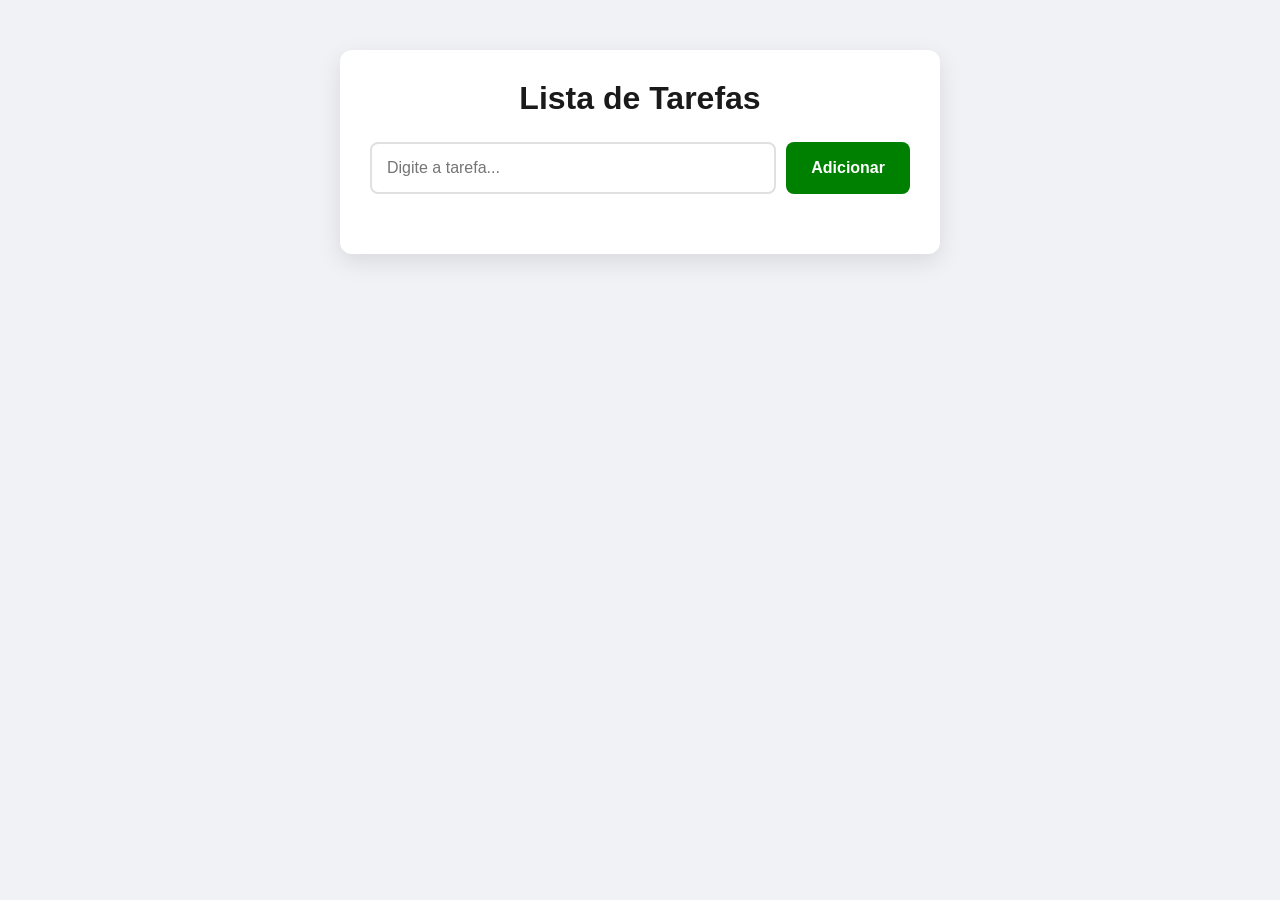
<file: atividades/atividade_01/index.html>
<!DOCTYPE html>
<html lang="pt-BR">
<head>
    <meta charset="UTF-8">
    <meta name="viewport" content="width=device-width, initial-scale=1.0">
    <title>Lista de Tarefas</title>
    <link rel="stylesheet" href="style.css">
</head>
<body>
    <div class="container">
        <h1>Lista de Tarefas</h1>
        
        <div class="input-container">
            <input type="text" id="taskInput" placeholder="Digite a tarefa...">
            <button id="addButton">Adicionar</button>
        </div>

        <ul id="taskList">
            <!-- As tarefas aparecerão aqui -->
        </ul>
    </div>

    <!-- Toast (pop-up) -->
    <div id="toast" class="toast"></div>

    <script src="main.js"></script>
</body>
</html>
</file>
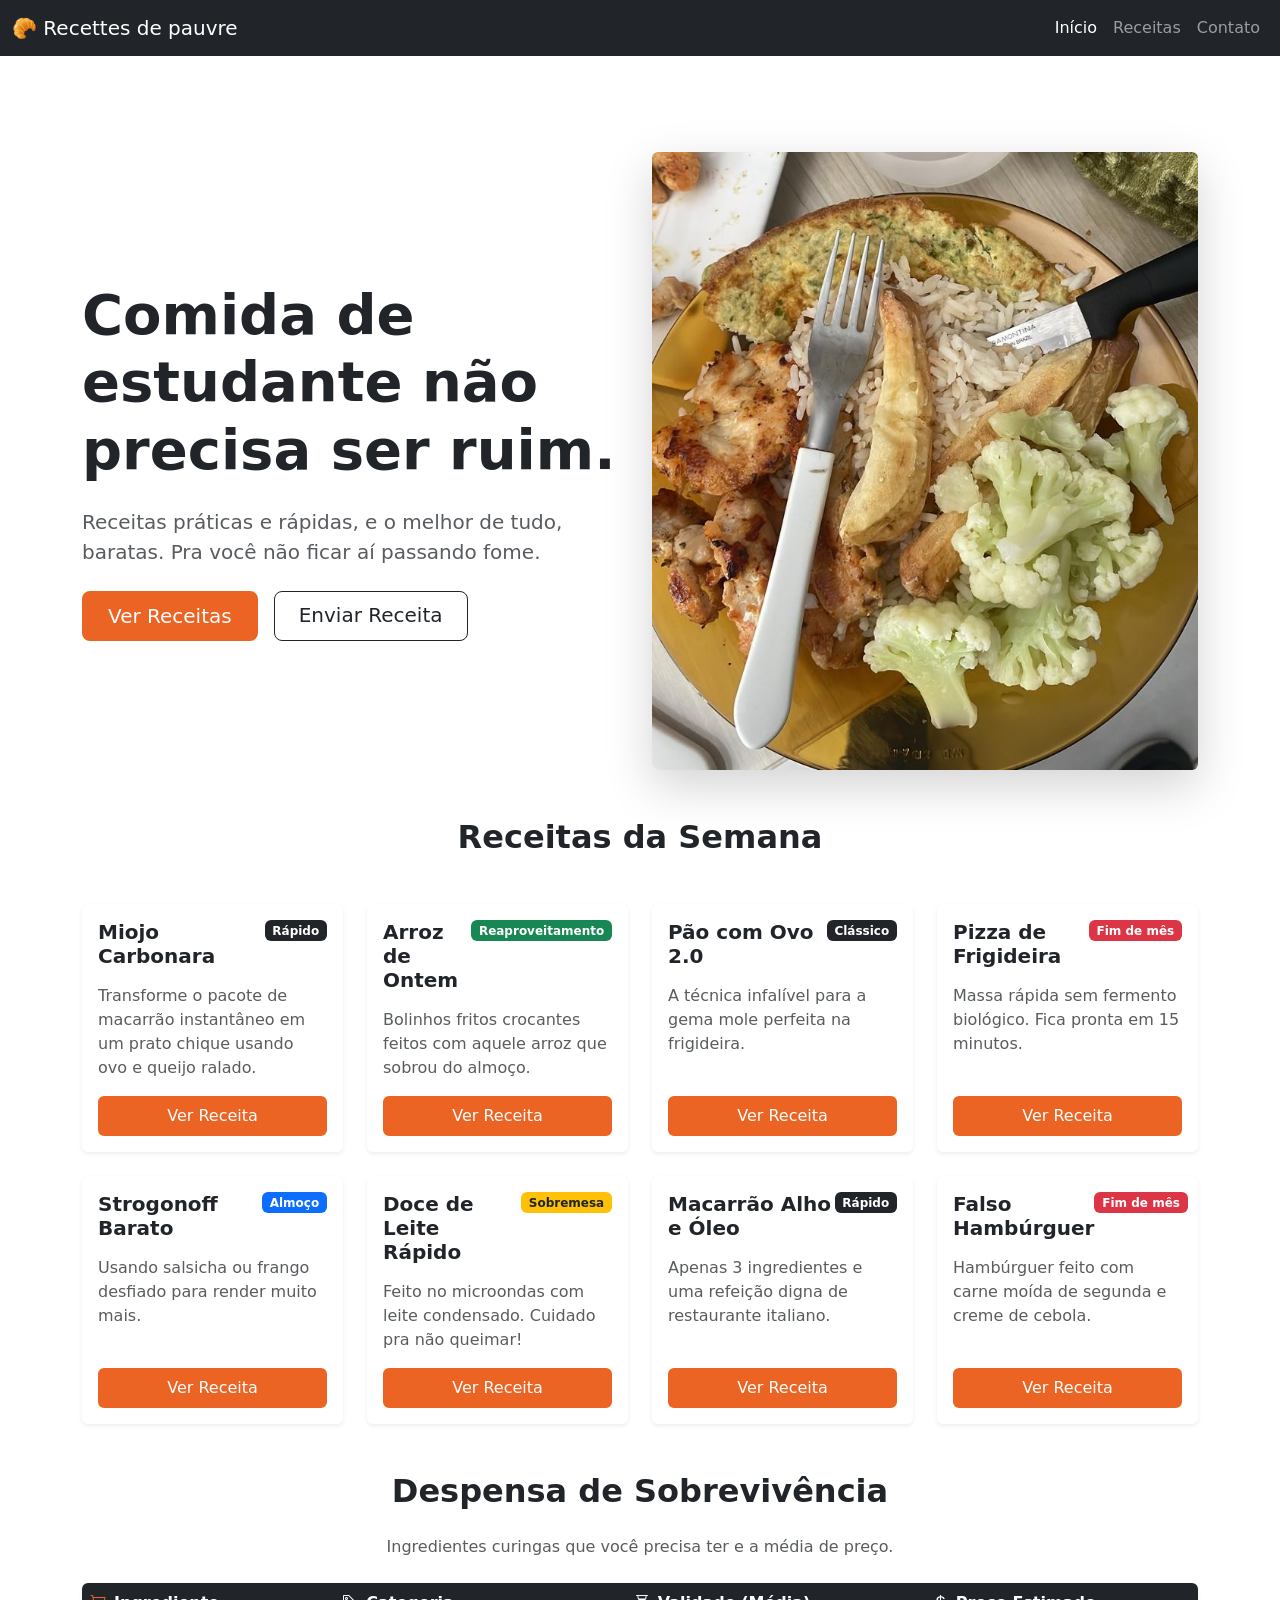
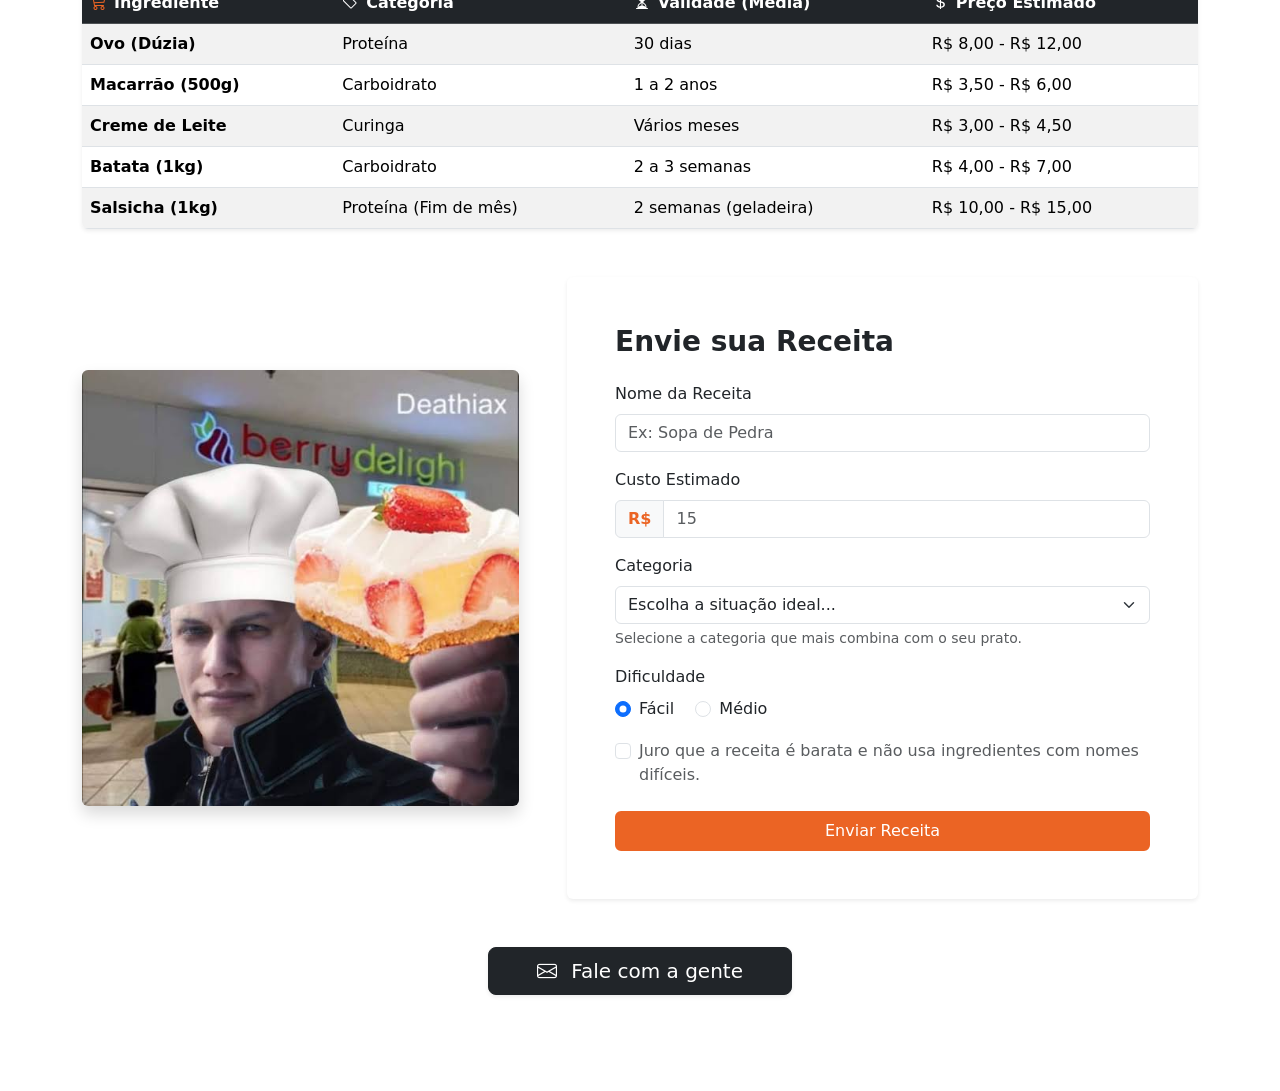
<file: Projects/Project_01-Bootstrap/B/index.html>
<!DOCTYPE html>
<html lang="pt-BR">

<head>
    <meta charset="UTF-8">
    <meta name="viewport" content="width=device-width, initial-scale=1.0">
    <title>Recettes de pauvre</title>

    <!-- Bootstrap -->
    <link href="https://cdn.jsdelivr.net/npm/bootstrap@5.3.8/dist/css/bootstrap.min.css" rel="stylesheet"
        integrity="sha384-sRIl4kxILFvY47J16cr9ZwB07vP4J8+LH7qKQnuqkuIAvNWLzeN8tE5YBujZqJLB" crossorigin="anonymous">
        <!-- Icons -->
    <link rel="stylesheet" href="https://cdn.jsdelivr.net/npm/bootstrap-icons@1.11.3/font/bootstrap-icons.min.css">

    <link rel="stylesheet" href="./style.css">
</head>

<body>
    <!-- Navbar -->
    <header>
        <nav class="navbar navbar-expand-md bg-dark navbar-dark">
            <div class="container-fluid">
                <!-- Logo -->
                <a class="navbar-brand" href="#">🥐 Recettes de pauvre</a>
                <input type="checkbox" id="menuToggle" class="d-none">
                <!-- hamburger* -->
                <label for="menuToggle" class="navbar-toggler d-md-none" style="cursor: pointer;">
                    <span class="navbar-toggler-icon"></span>
                </label>

                <div class="collapse navbar-collapse justify-content-md-end menu-mobile-custom" id="menuNavegacao">
                    <ul class="navbar-nav">
                        <li class="nav-item">
                            <a class="nav-link active" href="#">Início</a>
                        </li>
                        <li class="nav-item">
                            <a class="nav-link" href="#">Receitas</a>
                        </li>
                        <li class="nav-item">
                            <a class="nav-link" href="#">Contato</a>
                        </li>
                    </ul>
                </div>
            </div>
        </nav>
    </header>

    <main>
        <!-- Hero Section -->
        <section class="container mt-5 pt-5 mb-5">
            <div class="row align-items-center">
                <!-- Text -->
                <div class="col-12 col-md-6 order-2 order-md-1 text-center text-md-start mt-4 mt-md-0">
                    <h1 class="display-4 fw-bold">Comida de estudante não precisa ser ruim.</h1>
                    <p class="lead text-muted my-4">Receitas práticas e rápidas, e o melhor de tudo, baratas. Pra você não ficar aí passando fome.</p>

                    <div class="d-flex justify-content-center justify-content-md-start gap-3">
                        <a href="#" class="btn btn-orange btn-lg px-4">Ver Receitas</a>
                        <a href="#" class="btn btn-outline-dark btn-lg px-4">Enviar Receita</a>
                    </div>
                </div>

                <!-- Image -->
                <div class="col-12 col-md-6 order-1 order-md-2 text-center">
                    <img src="./assets/images/hero-image-02.jpeg"
                        alt="Prato de comida apetitoso e barato" class="img-fluid rounded shadow-lg">
                </div>
            </div>
        </section>

        <!-- Seção de Receitas (Cards) -->
        <section class="container mb-5">
            <h2 class="text-center mb-5 fw-bold">Receitas da Semana</h2>
            
            <div class="row row-cols-1 row-cols-md-2 row-cols-lg-4 g-4">
                
                <!-- Card 1 -->
                <div class="col">
                    <div class="card h-100 shadow-sm border-0">
                        <div class="card-body d-flex flex-column">
                            <div class="d-flex justify-content-between align-items-start mb-2">
                                <h5 class="card-title fw-bold">Miojo Carbonara</h5>
                                <span class="badge bg-dark">Rápido</span>
                            </div>
                            <p class="card-text text-muted">Transforme o pacote de macarrão instantâneo em um prato chique usando ovo e queijo ralado.</p>
                            <a href="#" class="btn btn-orange mt-auto">Ver Receita</a>
                        </div>
                    </div>
                </div>

                <!-- Card 2 -->
                <div class="col">
                    <div class="card h-100 shadow-sm border-0">
                        <div class="card-body d-flex flex-column">
                            <div class="d-flex justify-content-between align-items-start mb-2">
                                <h5 class="card-title fw-bold">Arroz de Ontem</h5>
                                <span class="badge bg-success">Reaproveitamento</span>
                            </div>
                            <p class="card-text text-muted">Bolinhos fritos crocantes feitos com aquele arroz que sobrou do almoço.</p>
                            <a href="#" class="btn btn-orange mt-auto">Ver Receita</a>
                        </div>
                    </div>
                </div>

                <!-- Card 3 -->
                <div class="col">
                    <div class="card h-100 shadow-sm border-0">
                        <div class="card-body d-flex flex-column">
                            <div class="d-flex justify-content-between align-items-start mb-2">
                                <h5 class="card-title fw-bold">Pão com Ovo 2.0</h5>
                                <span class="badge bg-dark">Clássico</span>
                            </div>
                            <p class="card-text text-muted">A técnica infalível para a gema mole perfeita na frigideira.</p>
                            <a href="#" class="btn btn-orange mt-auto">Ver Receita</a>
                        </div>
                    </div>
                </div>

                <!-- Card 4 -->
                <div class="col">
                    <div class="card h-100 shadow-sm border-0">
                        <div class="card-body d-flex flex-column">
                            <div class="d-flex justify-content-between align-items-start mb-2">
                                <h5 class="card-title fw-bold">Pizza de Frigideira</h5>
                                <span class="badge bg-danger">Fim de mês</span>
                            </div>
                            <p class="card-text text-muted">Massa rápida sem fermento biológico. Fica pronta em 15 minutos.</p>
                            <a href="#" class="btn btn-orange mt-auto">Ver Receita</a>
                        </div>
                    </div>
                </div>

                <!-- Card 5 -->
                <div class="col">
                    <div class="card h-100 shadow-sm border-0">
                        <div class="card-body d-flex flex-column">
                            <div class="d-flex justify-content-between align-items-start mb-2">
                                <h5 class="card-title fw-bold">Strogonoff Barato</h5>
                                <span class="badge bg-primary">Almoço</span>
                            </div>
                            <p class="card-text text-muted">Usando salsicha ou frango desfiado para render muito mais.</p>
                            <a href="#" class="btn btn-orange mt-auto">Ver Receita</a>
                        </div>
                    </div>
                </div>

                <!-- Card 6 -->
                <div class="col">
                    <div class="card h-100 shadow-sm border-0">
                        <div class="card-body d-flex flex-column">
                            <div class="d-flex justify-content-between align-items-start mb-2">
                                <h5 class="card-title fw-bold">Doce de Leite Rápido</h5>
                                <span class="badge bg-warning text-dark">Sobremesa</span>
                            </div>
                            <p class="card-text text-muted">Feito no microondas com leite condensado. Cuidado pra não queimar!</p>
                            <a href="#" class="btn btn-orange mt-auto">Ver Receita</a>
                        </div>
                    </div>
                </div>

                <!-- Card 7 -->
                <div class="col">
                    <div class="card h-100 shadow-sm border-0">
                        <div class="card-body d-flex flex-column">
                            <div class="d-flex justify-content-between align-items-start mb-2">
                                <h5 class="card-title fw-bold">Macarrão Alho e Óleo</h5>
                                <span class="badge bg-dark">Rápido</span>
                            </div>
                            <p class="card-text text-muted">Apenas 3 ingredientes e uma refeição digna de restaurante italiano.</p>
                            <a href="#" class="btn btn-orange mt-auto">Ver Receita</a>
                        </div>
                    </div>
                </div>

                <!-- Card 8 -->
                <div class="col">
                    <div class="card h-100 shadow-sm border-0">
                        <div class="card-body d-flex flex-column">
                            <div class="d-flex justify-content-between align-items-start mb-2">
                                <h5 class="card-title fw-bold">Falso Hambúrguer</h5>
                                <span class="badge bg-danger">Fim de mês</span>
                            </div>
                            <p class="card-text text-muted">Hambúrguer feito com carne moída de segunda e creme de cebola.</p>
                            <a href="#" class="btn btn-orange mt-auto">Ver Receita</a>
                        </div>
                    </div>
                </div>

            </div>
        </section>

        <!-- Tabela -->
        <section class="container mb-5">
            <div class="row">
                <div class="col-12">
                    <h2 class="text-center mb-4 fw-bold">Despensa de Sobrevivência</h2>
                    <p class="text-center text-muted mb-4">Ingredientes curingas que você precisa ter e a média de preço.</p>
                    
                    <div class="table-responsive shadow-sm rounded">
                        <table class="table table-striped table-hover align-middle mb-0">
                            
                            <thead class="table-dark">
                                <tr>
                                    <th scope="col"><i class="bi bi-cart3 text-orange me-2"></i>Ingrediente</th>
                                    <th scope="col"><i class="bi bi-tag me-2"></i>Categoria</th>
                                    <th scope="col"><i class="bi bi-hourglass-split me-2"></i>Validade (Média)</th>
                                    <th scope="col"><i class="bi bi-currency-dollar me-2"></i>Preço Estimado</th>
                                </tr>
                            </thead>
                            
                            <tbody>
                                <tr>
                                    <td class="fw-bold">Ovo (Dúzia)</td>
                                    <td>Proteína</td>
                                    <td>30 dias</td>
                                    <td>R$ 8,00 - R$ 12,00</td>
                                </tr>
                                <tr>
                                    <td class="fw-bold">Macarrão (500g)</td>
                                    <td>Carboidrato</td>
                                    <td>1 a 2 anos</td>
                                    <td>R$ 3,50 - R$ 6,00</td>
                                </tr>
                                <tr>
                                    <td class="fw-bold">Creme de Leite</td>
                                    <td>Curinga</td>
                                    <td>Vários meses</td>
                                    <td>R$ 3,00 - R$ 4,50</td>
                                </tr>
                                <tr>
                                    <td class="fw-bold">Batata (1kg)</td>
                                    <td>Carboidrato</td>
                                    <td>2 a 3 semanas</td>
                                    <td>R$ 4,00 - R$ 7,00</td>
                                </tr>
                                <tr>
                                    <td class="fw-bold">Salsicha (1kg)</td>
                                    <td>Proteína (Fim de mês)</td>
                                    <td>2 semanas (geladeira)</td>
                                    <td>R$ 10,00 - R$ 15,00</td>
                                </tr>
                            </tbody>
                        </table>
                    </div>
                </div>
            </div>
        </section>

        <!-- Formulário de Cadastro de Receita -->
        <section class="container mb-5">
            <div class="row g-5 align-items-center">

                <div class="col-12 col-lg-5">
                    <img src="./assets/images/berry_delight.jpg" 
                        alt="foolishness, Dante!" 
                        class="img-fluid rounded shadow h-100 w-100" 
                        style="object-fit: cover; min-height: 400px;">
                </div>

                <div class="col-12 col-lg-7">
                    <div class="card shadow-sm border-0 h-100">
                        <div class="card-body p-4 p-md-5">
                            <h3 class="fw-bold mb-4">Envie sua Receita</h3>
                            
                            <form>
                                <div class="mb-3">
                                    <label for="nomeReceita" class="form-label">Nome da Receita</label>
                                    <input type="text" class="form-control" id="nomeReceita" placeholder="Ex: Sopa de Pedra" required>
                                </div>

                                <!-- input group -->
                                <div class="mb-3">
                                    <label for="custo" class="form-label">Custo Estimado</label>
                                    <div class="input-group">
                                        <span class="input-group-text text-orange border-orange fw-bold">R$</span>
                                        <input type="number" class="form-control" id="custo" placeholder="15" required>
                                    </div>
                                </div>

                                <!-- Dropdown -->
                                <div class="mb-3">
                                    <label for="categoria" class="form-label">Categoria</label>
                                    <select class="form-select" id="categoria" required>
                                        <option selected disabled value="">Escolha a situação ideal...</option>
                                        <option value="1">Sobrevivência (Fim de mês)</option>
                                        <option value="2">Ostentação de pobre (Início do mês)</option>
                                        <option value="3">Doce de microondas</option>
                                    </select>
                                    <div class="form-text">Selecione a categoria que mais combina com o seu prato.</div>
                                </div>

                                <!-- Radios -->
                                <div class="mb-3">
                                    <label class="form-label d-block">Dificuldade</label>
                                    <div class="form-check form-check-inline">
                                        <input class="form-check-input" type="radio" name="dificuldade" id="difFacil" value="facil" checked>
                                        <label class="form-check-label" for="difFacil">Fácil</label>
                                    </div>
                                    <div class="form-check form-check-inline">
                                        <input class="form-check-input" type="radio" name="dificuldade" id="difMedio" value="medio">
                                        <label class="form-check-label" for="difMedio">Médio</label>
                                    </div>
                                </div>

                                <!-- Checkbox -->
                                <div class="mb-4">
                                    <div class="form-check">
                                        <input class="form-check-input" type="checkbox" id="promessa" required>
                                        <label class="form-check-label text-muted" for="promessa">
                                            Juro que a receita é barata e não usa ingredientes com nomes difíceis.
                                        </label>
                                    </div>
                                </div>

                                <button type="submit" class="btn btn-orange w-100">Enviar Receita</button>
                            </form>

                        </div>
                    </div>
                </div>

            </div>
        </section>

        <!-- Modal Contato -->
        <input type="checkbox" id="modalToggle" class="d-none">
        <!-- open modal (btn) -->
        <div class="container text-center my-5 pb-5">
            <label for="modalToggle" class="btn btn-dark btn-lg px-5 shadow-sm">
                <i class="bi bi-envelope me-2"></i> Fale com a gente
            </label>
        </div>
        <div class="modal-custom position-fixed top-0 start-0 w-100 h-100 justify-content-center align-items-center">
            
            <!-- dark bg * -->
            <label for="modalToggle" class="position-absolute top-0 start-0 w-100 h-100 modal-backdrop-custom"></label>

            <div class="card border-0 shadow-lg z-3" style="max-width: 500px; width: 90%;">
                <div class="card-header bg-white border-0 pt-4 px-4 d-flex justify-content-between align-items-center">
                    <h5 class="fw-bold mb-0">Fale com a gente</h5>
                    <label for="modalToggle" class="btn-close" style="cursor: pointer;"></label>
                </div>

                <div class="card-body px-4 pb-4">
                    <p class="text-muted mb-4">Mande sua sugestão, dúvida ou receita de família!</p>
                    
                    <form>
                        <div class="mb-3">
                            <label for="nomeModal" class="form-label">Nome</label>
                            <input type="text" class="form-control" id="nomeModal" placeholder="Como quer ser chamado?">
                        </div>
                        
                        <div class="mb-3">
                            <label for="emailModal" class="form-label">E-mail</label>
                            <input type="email" class="form-control" id="emailModal" placeholder="seu@email.com">
                        </div>
                        
                        <div class="mb-3">
                            <label for="mensagemModal" class="form-label">Mensagem</label>
                            <textarea class="form-control" id="mensagemModal" rows="3" placeholder="Escreva aqui..."></textarea>
                        </div>

                        <div class="mb-4 form-check">
                            <input type="checkbox" class="form-check-input" id="newsletterModal">
                            <label class="form-check-label text-muted" for="newsletterModal">
                                Quero receber receitas baratinhas por e-mail toda semana.
                            </label>
                        </div>

                        <div class="d-flex gap-2">
                            <label for="modalToggle" class="btn btn-outline-dark w-50">Cancelar</label>
                            <button type="submit" class="btn btn-orange w-50">Enviar Mensagem</button>
                        </div>
                    </form>
                </div>
            </div>
        </div>
    </main>
</body>

</html>
</file>
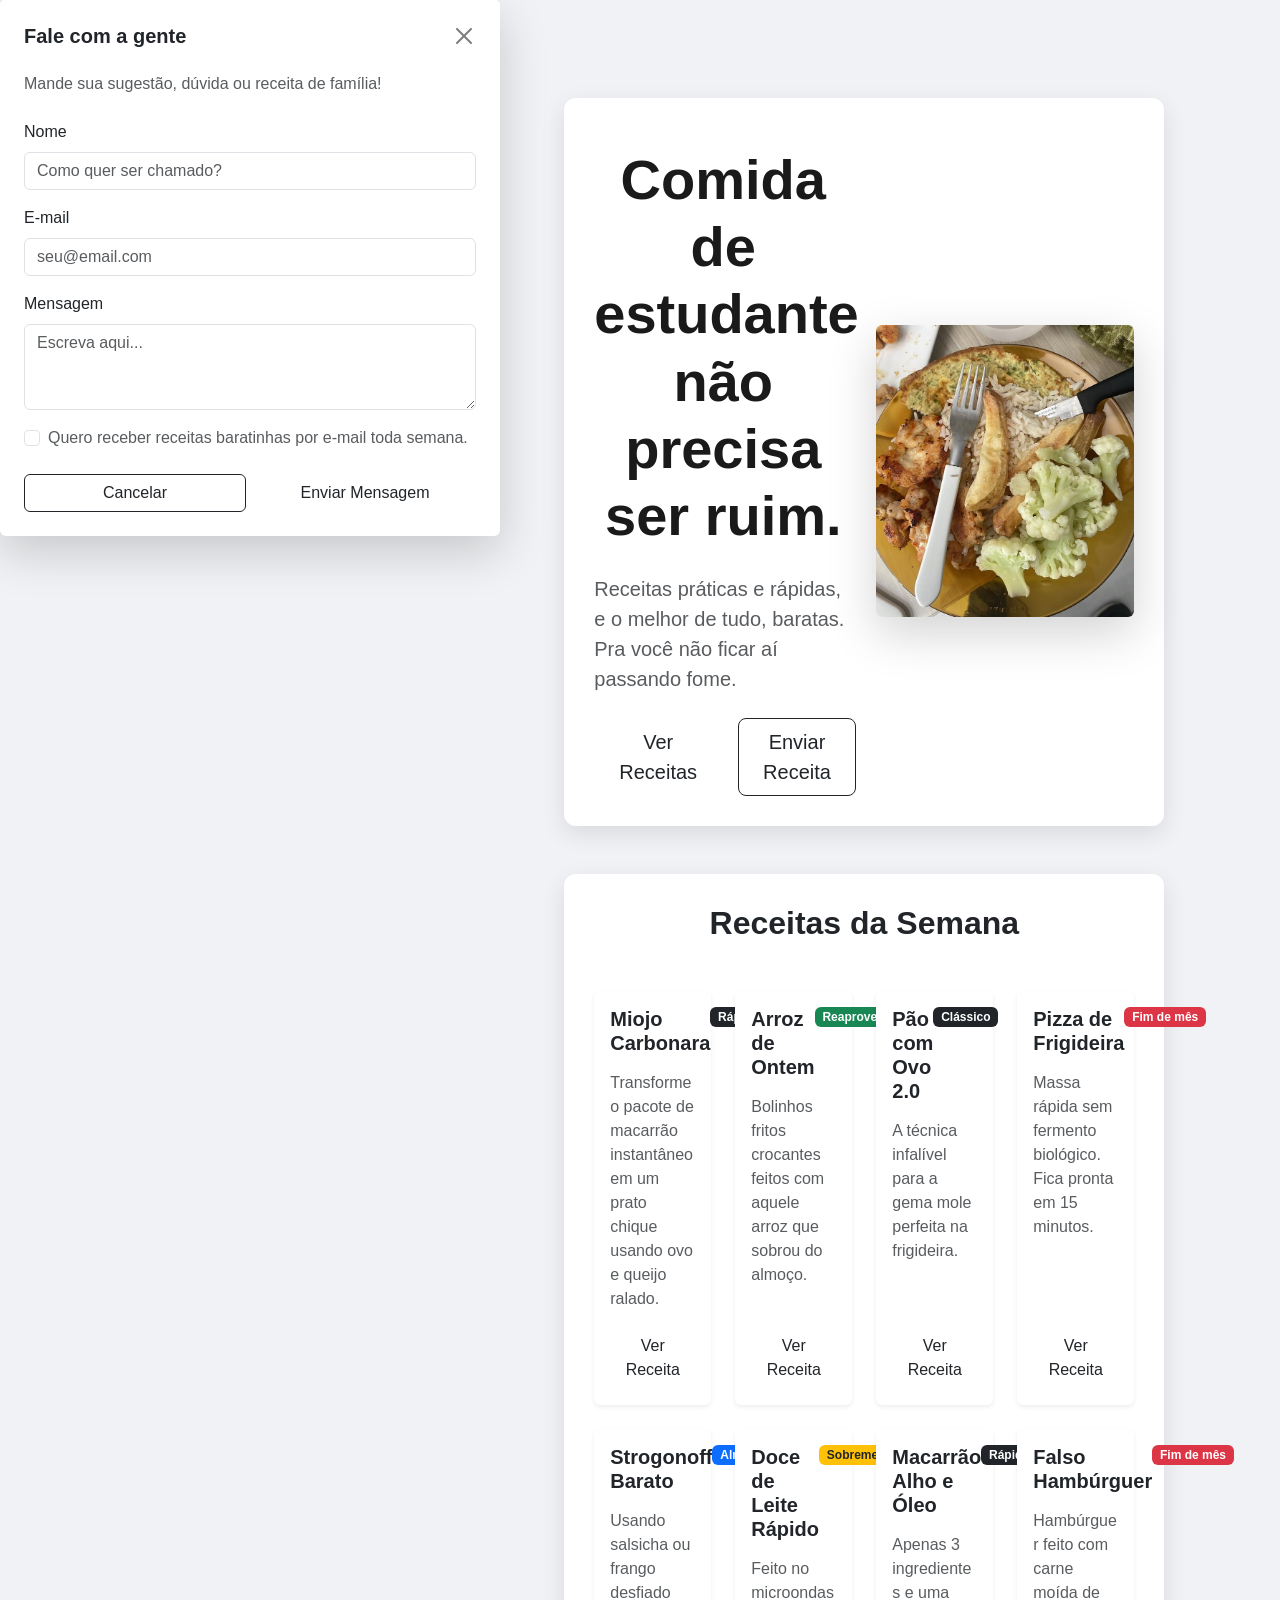
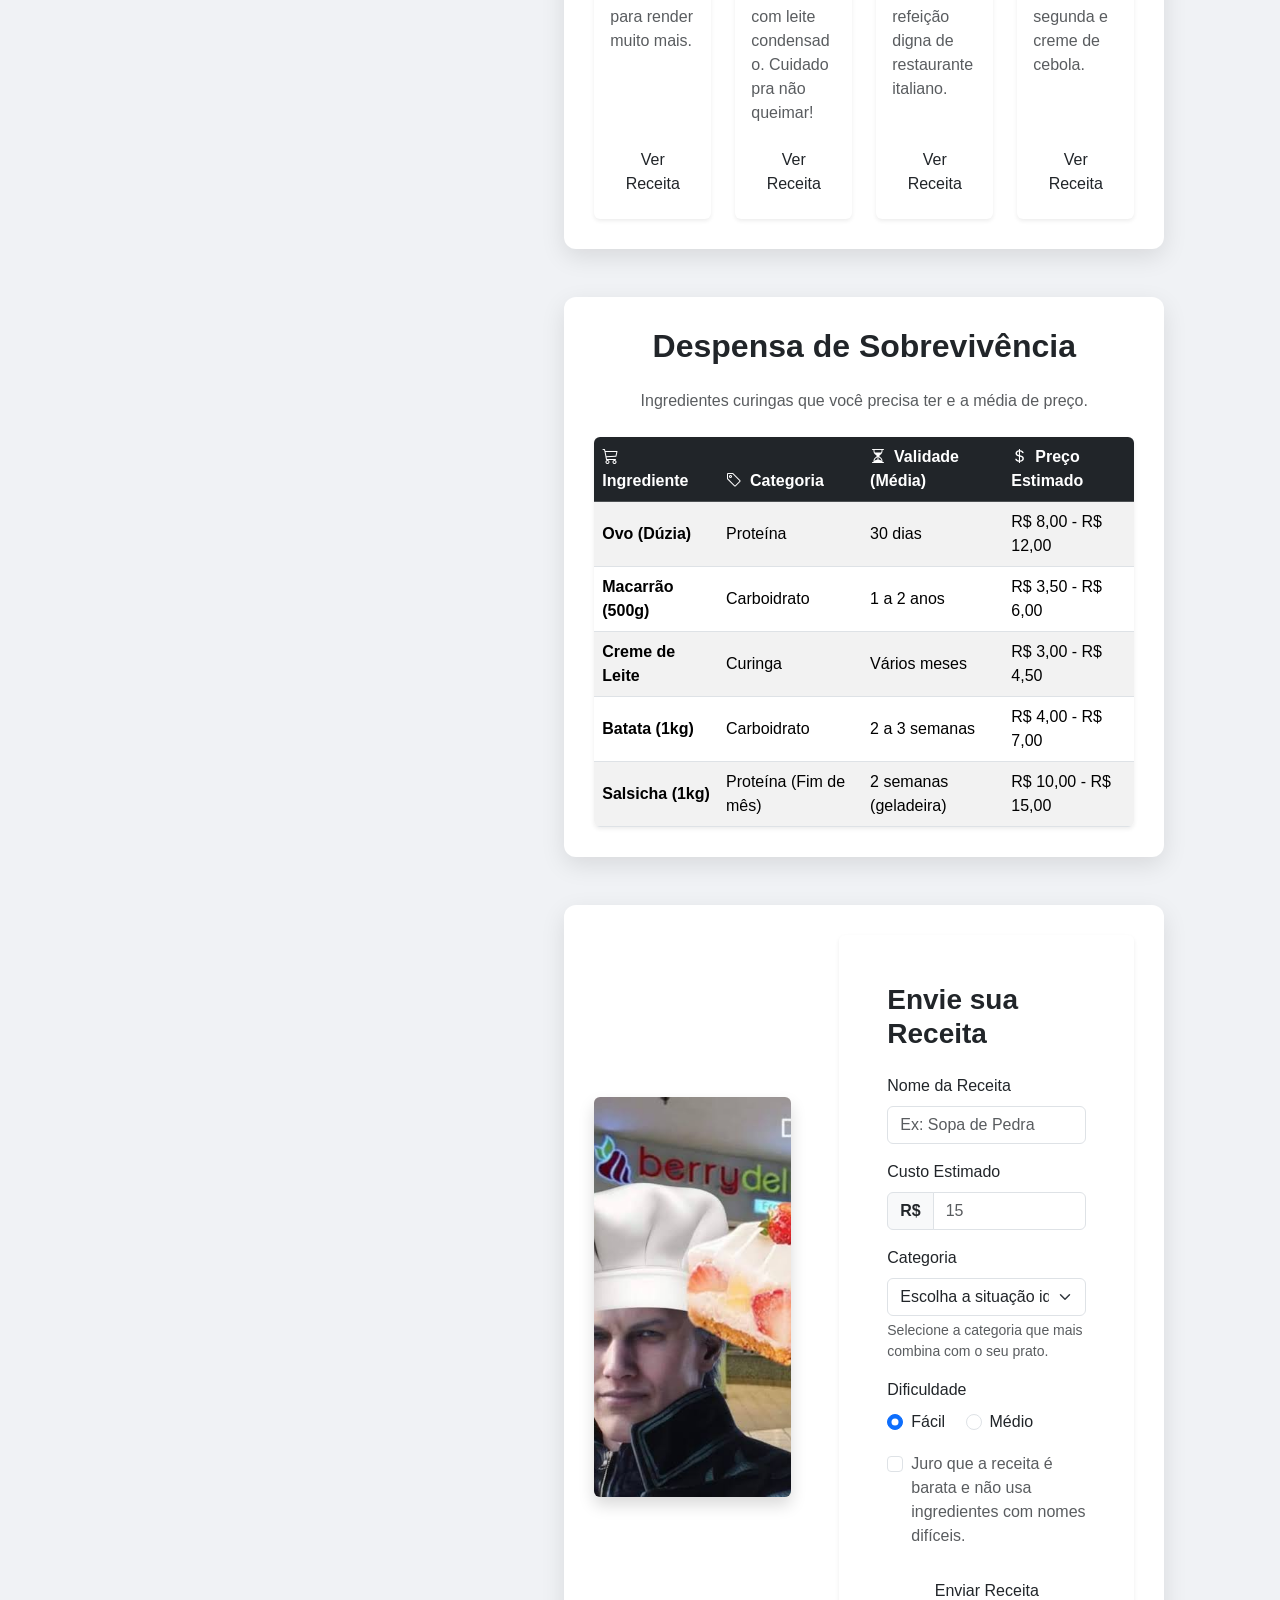
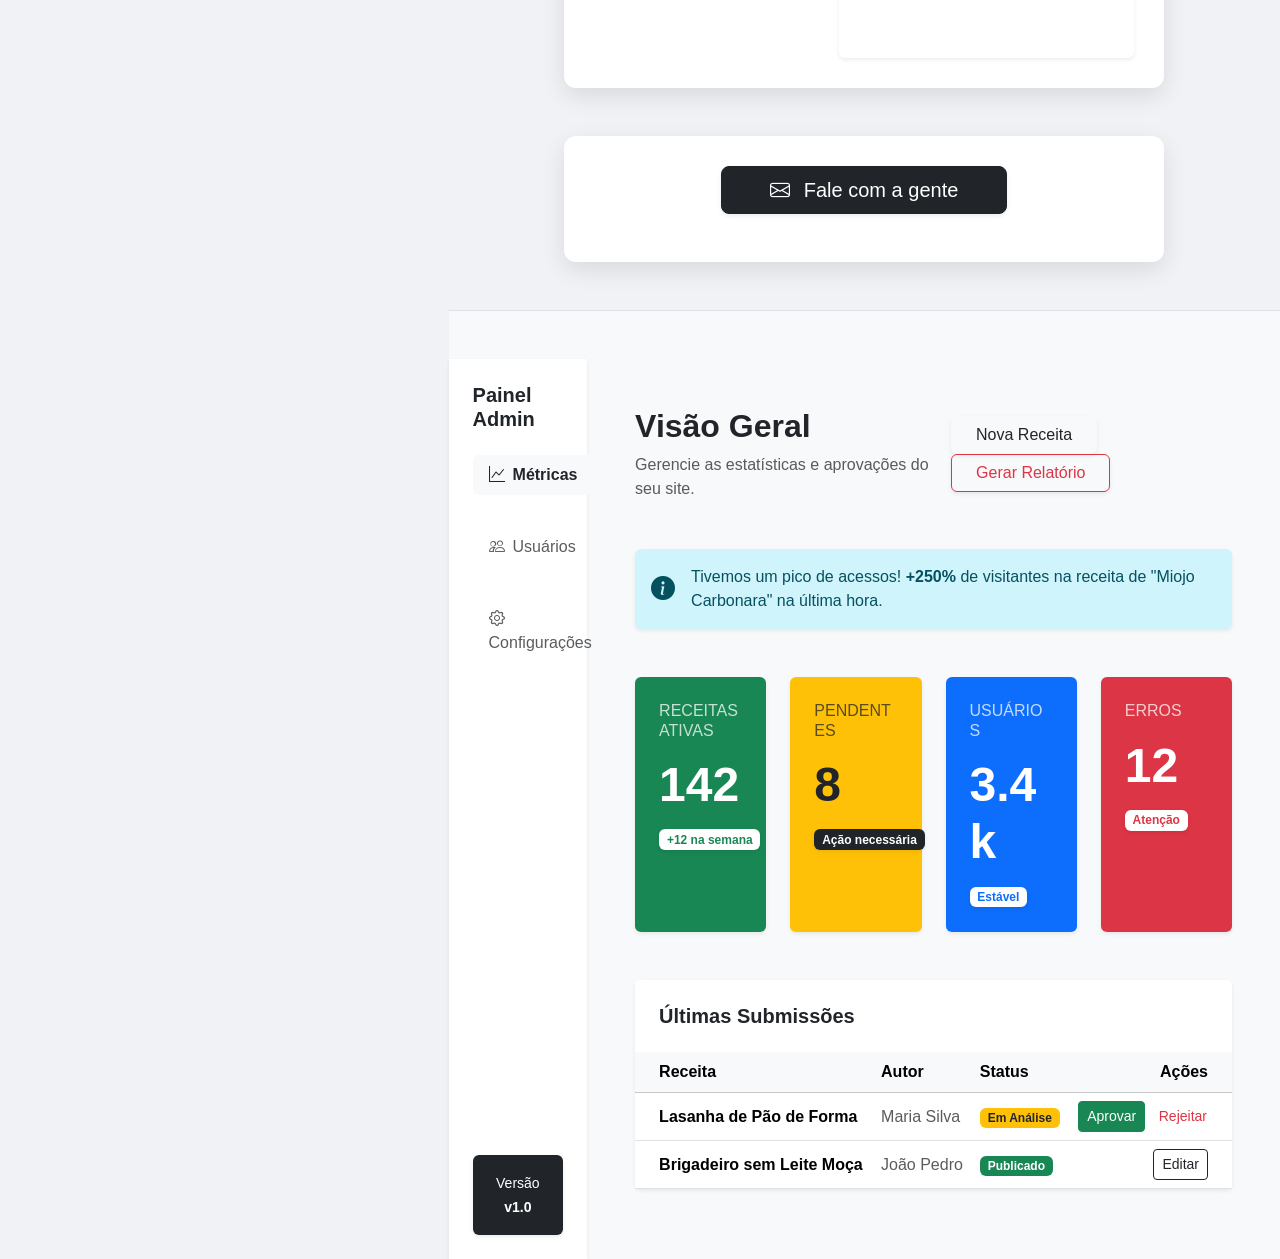
<file: index0.html>
<!DOCTYPE html>
<html lang="pt-BR">

<head>
    <meta charset="UTF-8">
    <meta name="viewport" content="width=device-width, initial-scale=1.0">
    <title>Recettes de pauvre</title>

    <!-- Bootstrap -->
    <link href="https://cdn.jsdelivr.net/npm/bootstrap@5.3.8/dist/css/bootstrap.min.css" rel="stylesheet"
        integrity="sha384-sRIl4kxILFvY47J16cr9ZwB07vP4J8+LH7qKQnuqkuIAvNWLzeN8tE5YBujZqJLB" crossorigin="anonymous">
        <!-- Icons -->
    <link rel="stylesheet" href="https://cdn.jsdelivr.net/npm/bootstrap-icons@1.11.3/font/bootstrap-icons.min.css">

    <link rel="stylesheet" href="./style.css">
</head>

<body>
    <!-- Navbar -->
    <header>
        <nav class="navbar navbar-expand-md bg-dark navbar-dark">
            <div class="container-fluid">
                <!-- Logo -->
                <a class="navbar-brand" href="#">🥐 Recettes de pauvre</a>
                <input type="checkbox" id="menuToggle" class="d-none">
                <!-- hamburger* -->
                <label for="menuToggle" class="navbar-toggler d-md-none" style="cursor: pointer;">
                    <span class="navbar-toggler-icon"></span>
                </label>

                <div class="collapse navbar-collapse justify-content-md-end menu-mobile-custom" id="menuNavegacao">
                    <ul class="navbar-nav">
                        <li class="nav-item">
                            <a class="nav-link active" href="#">Início</a>
                        </li>
                        <li class="nav-item">
                            <a class="nav-link" href="#">Receitas</a>
                        </li>
                        <li class="nav-item">
                            <a class="nav-link" href="#">Contato</a>
                        </li>
                    </ul>
                </div>
            </div>
        </nav>
    </header>

    <main>
        <!-- Hero Section -->
        <section class="container mt-5 pt-5 mb-5">
            <div class="row align-items-center">
                <!-- Text -->
                <div class="col-12 col-md-6 order-2 order-md-1 text-center text-md-start mt-4 mt-md-0">
                    <h1 class="display-4 fw-bold">Comida de estudante não precisa ser ruim.</h1>
                    <p class="lead text-muted my-4">Receitas práticas e rápidas, e o melhor de tudo, baratas. Pra você não ficar aí passando fome.</p>

                    <div class="d-flex justify-content-center justify-content-md-start gap-3">
                        <a href="#" class="btn btn-orange btn-lg px-4">Ver Receitas</a>
                        <a href="#" class="btn btn-outline-dark btn-lg px-4">Enviar Receita</a>
                    </div>
                </div>

                <!-- Image -->
                <div class="col-12 col-md-6 order-1 order-md-2 text-center">
                    <img src="./assets/images/hero-image-02.jpeg"
                        alt="Prato de comida apetitoso e barato" class="img-fluid rounded shadow-lg">
                </div>
            </div>
        </section>

        <!-- Seção de Receitas (Cards) -->
        <section class="container mb-5">
            <h2 class="text-center mb-5 fw-bold">Receitas da Semana</h2>
            
            <div class="row row-cols-1 row-cols-md-2 row-cols-lg-4 g-4">
                
                <!-- Card 1 -->
                <div class="col">
                    <div class="card h-100 shadow-sm border-0">
                        <div class="card-body d-flex flex-column">
                            <div class="d-flex justify-content-between align-items-start mb-2">
                                <h5 class="card-title fw-bold">Miojo Carbonara</h5>
                                <span class="badge bg-dark">Rápido</span>
                            </div>
                            <p class="card-text text-muted">Transforme o pacote de macarrão instantâneo em um prato chique usando ovo e queijo ralado.</p>
                            <a href="#" class="btn btn-orange mt-auto">Ver Receita</a>
                        </div>
                    </div>
                </div>

                <!-- Card 2 -->
                <div class="col">
                    <div class="card h-100 shadow-sm border-0">
                        <div class="card-body d-flex flex-column">
                            <div class="d-flex justify-content-between align-items-start mb-2">
                                <h5 class="card-title fw-bold">Arroz de Ontem</h5>
                                <span class="badge bg-success">Reaproveitamento</span>
                            </div>
                            <p class="card-text text-muted">Bolinhos fritos crocantes feitos com aquele arroz que sobrou do almoço.</p>
                            <a href="#" class="btn btn-orange mt-auto">Ver Receita</a>
                        </div>
                    </div>
                </div>

                <!-- Card 3 -->
                <div class="col">
                    <div class="card h-100 shadow-sm border-0">
                        <div class="card-body d-flex flex-column">
                            <div class="d-flex justify-content-between align-items-start mb-2">
                                <h5 class="card-title fw-bold">Pão com Ovo 2.0</h5>
                                <span class="badge bg-dark">Clássico</span>
                            </div>
                            <p class="card-text text-muted">A técnica infalível para a gema mole perfeita na frigideira.</p>
                            <a href="#" class="btn btn-orange mt-auto">Ver Receita</a>
                        </div>
                    </div>
                </div>

                <!-- Card 4 -->
                <div class="col">
                    <div class="card h-100 shadow-sm border-0">
                        <div class="card-body d-flex flex-column">
                            <div class="d-flex justify-content-between align-items-start mb-2">
                                <h5 class="card-title fw-bold">Pizza de Frigideira</h5>
                                <span class="badge bg-danger">Fim de mês</span>
                            </div>
                            <p class="card-text text-muted">Massa rápida sem fermento biológico. Fica pronta em 15 minutos.</p>
                            <a href="#" class="btn btn-orange mt-auto">Ver Receita</a>
                        </div>
                    </div>
                </div>

                <!-- Card 5 -->
                <div class="col">
                    <div class="card h-100 shadow-sm border-0">
                        <div class="card-body d-flex flex-column">
                            <div class="d-flex justify-content-between align-items-start mb-2">
                                <h5 class="card-title fw-bold">Strogonoff Barato</h5>
                                <span class="badge bg-primary">Almoço</span>
                            </div>
                            <p class="card-text text-muted">Usando salsicha ou frango desfiado para render muito mais.</p>
                            <a href="#" class="btn btn-orange mt-auto">Ver Receita</a>
                        </div>
                    </div>
                </div>

                <!-- Card 6 -->
                <div class="col">
                    <div class="card h-100 shadow-sm border-0">
                        <div class="card-body d-flex flex-column">
                            <div class="d-flex justify-content-between align-items-start mb-2">
                                <h5 class="card-title fw-bold">Doce de Leite Rápido</h5>
                                <span class="badge bg-warning text-dark">Sobremesa</span>
                            </div>
                            <p class="card-text text-muted">Feito no microondas com leite condensado. Cuidado pra não queimar!</p>
                            <a href="#" class="btn btn-orange mt-auto">Ver Receita</a>
                        </div>
                    </div>
                </div>

                <!-- Card 7 -->
                <div class="col">
                    <div class="card h-100 shadow-sm border-0">
                        <div class="card-body d-flex flex-column">
                            <div class="d-flex justify-content-between align-items-start mb-2">
                                <h5 class="card-title fw-bold">Macarrão Alho e Óleo</h5>
                                <span class="badge bg-dark">Rápido</span>
                            </div>
                            <p class="card-text text-muted">Apenas 3 ingredientes e uma refeição digna de restaurante italiano.</p>
                            <a href="#" class="btn btn-orange mt-auto">Ver Receita</a>
                        </div>
                    </div>
                </div>

                <!-- Card 8 -->
                <div class="col">
                    <div class="card h-100 shadow-sm border-0">
                        <div class="card-body d-flex flex-column">
                            <div class="d-flex justify-content-between align-items-start mb-2">
                                <h5 class="card-title fw-bold">Falso Hambúrguer</h5>
                                <span class="badge bg-danger">Fim de mês</span>
                            </div>
                            <p class="card-text text-muted">Hambúrguer feito com carne moída de segunda e creme de cebola.</p>
                            <a href="#" class="btn btn-orange mt-auto">Ver Receita</a>
                        </div>
                    </div>
                </div>

            </div>
        </section>

        <!-- Tabela -->
        <section class="container mb-5">
            <div class="row">
                <div class="col-12">
                    <h2 class="text-center mb-4 fw-bold">Despensa de Sobrevivência</h2>
                    <p class="text-center text-muted mb-4">Ingredientes curingas que você precisa ter e a média de preço.</p>
                    
                    <div class="table-responsive shadow-sm rounded">
                        <table class="table table-striped table-hover align-middle mb-0">
                            
                            <thead class="table-dark">
                                <tr>
                                    <th scope="col"><i class="bi bi-cart3 text-orange me-2"></i>Ingrediente</th>
                                    <th scope="col"><i class="bi bi-tag me-2"></i>Categoria</th>
                                    <th scope="col"><i class="bi bi-hourglass-split me-2"></i>Validade (Média)</th>
                                    <th scope="col"><i class="bi bi-currency-dollar me-2"></i>Preço Estimado</th>
                                </tr>
                            </thead>
                            
                            <tbody>
                                <tr>
                                    <td class="fw-bold">Ovo (Dúzia)</td>
                                    <td>Proteína</td>
                                    <td>30 dias</td>
                                    <td>R$ 8,00 - R$ 12,00</td>
                                </tr>
                                <tr>
                                    <td class="fw-bold">Macarrão (500g)</td>
                                    <td>Carboidrato</td>
                                    <td>1 a 2 anos</td>
                                    <td>R$ 3,50 - R$ 6,00</td>
                                </tr>
                                <tr>
                                    <td class="fw-bold">Creme de Leite</td>
                                    <td>Curinga</td>
                                    <td>Vários meses</td>
                                    <td>R$ 3,00 - R$ 4,50</td>
                                </tr>
                                <tr>
                                    <td class="fw-bold">Batata (1kg)</td>
                                    <td>Carboidrato</td>
                                    <td>2 a 3 semanas</td>
                                    <td>R$ 4,00 - R$ 7,00</td>
                                </tr>
                                <tr>
                                    <td class="fw-bold">Salsicha (1kg)</td>
                                    <td>Proteína (Fim de mês)</td>
                                    <td>2 semanas (geladeira)</td>
                                    <td>R$ 10,00 - R$ 15,00</td>
                                </tr>
                            </tbody>
                        </table>
                    </div>
                </div>
            </div>
        </section>

        <!-- Formulário de Cadastro de Receita -->
        <section class="container mb-5">
            <div class="row g-5 align-items-center">

                <div class="col-12 col-lg-5">
                    <img src="./assets/images/berry_delight.jpg" 
                        alt="foolishness, Dante!" 
                        class="img-fluid rounded shadow h-100 w-100" 
                        style="object-fit: cover; min-height: 400px;">
                </div>

                <div class="col-12 col-lg-7">
                    <div class="card shadow-sm border-0 h-100">
                        <div class="card-body p-4 p-md-5">
                            <h3 class="fw-bold mb-4">Envie sua Receita</h3>
                            
                            <form>
                                <div class="mb-3">
                                    <label for="nomeReceita" class="form-label">Nome da Receita</label>
                                    <input type="text" class="form-control" id="nomeReceita" placeholder="Ex: Sopa de Pedra" required>
                                </div>

                                <!-- input group -->
                                <div class="mb-3">
                                    <label for="custo" class="form-label">Custo Estimado</label>
                                    <div class="input-group">
                                        <span class="input-group-text text-orange border-orange fw-bold">R$</span>
                                        <input type="number" class="form-control" id="custo" placeholder="15" required>
                                    </div>
                                </div>

                                <!-- Dropdown -->
                                <div class="mb-3">
                                    <label for="categoria" class="form-label">Categoria</label>
                                    <select class="form-select" id="categoria" required>
                                        <option selected disabled value="">Escolha a situação ideal...</option>
                                        <option value="1">Sobrevivência (Fim de mês)</option>
                                        <option value="2">Ostentação de pobre (Início do mês)</option>
                                        <option value="3">Doce de microondas</option>
                                    </select>
                                    <div class="form-text">Selecione a categoria que mais combina com o seu prato.</div>
                                </div>

                                <!-- Radios -->
                                <div class="mb-3">
                                    <label class="form-label d-block">Dificuldade</label>
                                    <div class="form-check form-check-inline">
                                        <input class="form-check-input" type="radio" name="dificuldade" id="difFacil" value="facil" checked>
                                        <label class="form-check-label" for="difFacil">Fácil</label>
                                    </div>
                                    <div class="form-check form-check-inline">
                                        <input class="form-check-input" type="radio" name="dificuldade" id="difMedio" value="medio">
                                        <label class="form-check-label" for="difMedio">Médio</label>
                                    </div>
                                </div>

                                <!-- Checkbox -->
                                <div class="mb-4">
                                    <div class="form-check">
                                        <input class="form-check-input" type="checkbox" id="promessa" required>
                                        <label class="form-check-label text-muted" for="promessa">
                                            Juro que a receita é barata e não usa ingredientes com nomes difíceis.
                                        </label>
                                    </div>
                                </div>

                                <button type="submit" class="btn btn-orange w-100">Enviar Receita</button>
                            </form>

                        </div>
                    </div>
                </div>

            </div>
        </section>

        <!-- Modal Contato -->
        <input type="checkbox" id="modalToggle" class="d-none">
        <!-- open modal (btn) -->
        <div class="container text-center my-5 pb-5">
            <label for="modalToggle" class="btn btn-dark btn-lg px-5 shadow-sm">
                <i class="bi bi-envelope me-2"></i> Fale com a gente
            </label>
        </div>
        <div class="modal-custom position-fixed top-0 start-0 w-100 h-100 justify-content-center align-items-center">
            
            <!-- dark bg * -->
            <label for="modalToggle" class="position-absolute top-0 start-0 w-100 h-100 modal-backdrop-custom"></label>

            <div class="card border-0 shadow-lg z-3" style="max-width: 500px; width: 90%;">
                <div class="card-header bg-white border-0 pt-4 px-4 d-flex justify-content-between align-items-center">
                    <h5 class="fw-bold mb-0">Fale com a gente</h5>
                    <label for="modalToggle" class="btn-close" style="cursor: pointer;"></label>
                </div>

                <div class="card-body px-4 pb-4">
                    <p class="text-muted mb-4">Mande sua sugestão, dúvida ou receita de família!</p>
                    
                    <form>
                        <div class="mb-3">
                            <label for="nomeModal" class="form-label">Nome</label>
                            <input type="text" class="form-control" id="nomeModal" placeholder="Como quer ser chamado?">
                        </div>
                        
                        <div class="mb-3">
                            <label for="emailModal" class="form-label">E-mail</label>
                            <input type="email" class="form-control" id="emailModal" placeholder="seu@email.com">
                        </div>
                        
                        <div class="mb-3">
                            <label for="mensagemModal" class="form-label">Mensagem</label>
                            <textarea class="form-control" id="mensagemModal" rows="3" placeholder="Escreva aqui..."></textarea>
                        </div>

                        <div class="mb-4 form-check">
                            <input type="checkbox" class="form-check-input" id="newsletterModal">
                            <label class="form-check-label text-muted" for="newsletterModal">
                                Quero receber receitas baratinhas por e-mail toda semana.
                            </label>
                        </div>

                        <div class="d-flex gap-2">
                            <label for="modalToggle" class="btn btn-outline-dark w-50">Cancelar</label>
                            <button type="submit" class="btn btn-orange w-50">Enviar Mensagem</button>
                        </div>
                    </form>
                </div>
            </div>
        </div>

        <!-- ---------- DASHBOARD ---------- -->
        <section class="container-fluid mt-5 pt-5 border-top bg-light">
            <div class="row">
                
                <!-- Sidebar -->
                <aside class="col-12 col-md-3 col-lg-2 d-none d-md-flex flex-column p-4 bg-white shadow-sm position-sticky top-0" style="height: 100vh;">
                    <h5 class="text-orange fw-bold mb-4">Painel Admin</h5>
                    <ul class="nav flex-column gap-2">
                        <li class="nav-item">
                            <a href="#" class="nav-link text-dark bg-light rounded fw-bold"><i class="bi bi-graph-up me-2"></i>Métricas</a>
                        </li>
                        <li class="nav-item">
                            <a href="#" class="nav-link text-muted"><i class="bi bi-people me-2"></i>Usuários</a>
                        </li>
                        <li class="nav-item">
                            <a href="#" class="nav-link text-muted"><i class="bi bi-gear me-2"></i>Configurações</a>
                        </li>
                    </ul>
                    
                    <div class="mt-auto p-3 bg-dark text-white rounded text-center shadow-sm">
                        <small>Versão<br><strong>v1.0</strong></small>
                    </div>
                </aside>

                <!-- Visão Geral e Méticas -->
                <main class="col-12 col-md-9 col-lg-10 p-4 p-md-5">
                    <div class="d-flex flex-column flex-md-row justify-content-between align-items-center mb-5 text-center text-md-start">
                        <div class="mb-3 mb-md-0">
                            <h2 class="fw-bold">Visão Geral</h2>
                            <p class="text-muted d-none d-sm-block mb-0">Gerencie as estatísticas e aprovações do seu site.</p>
                        </div>
                        <div>
                            <button class="btn btn-orange px-4 mb-2 mb-md-0 me-md-2 shadow-sm">Nova Receita</button>
                            <button class="btn btn-outline-danger px-4 shadow-sm">Gerar Relatório</button>
                        </div>
                    </div>

                    <!-- Alerts -->
                    <div class="alert alert-info border-0 shadow-sm d-flex align-items-center mb-5" role="alert">
                        <i class="bi bi-info-circle-fill me-3 fs-4"></i>
                        <div>
                            Tivemos um pico de acessos! <strong>+250%</strong> de visitantes na receita de "Miojo Carbonara" na última hora.
                        </div>
                    </div>

                    <div class="row row-cols-1 row-cols-sm-2 row-cols-xl-4 g-4 mb-5">
                        
                        <!-- Card 1  -->
                        <div class="col">
                            <div class="card border-0 shadow-sm h-100 bg-success text-white">
                                <div class="card-body p-4">
                                    <h6 class="text-uppercase mb-3 opacity-75">Receitas Ativas</h6>
                                    <h2 class="display-5 fw-bold mb-0">142</h2>

                                    <span class="badge bg-white text-success mt-3 shadow-sm">+12 na semana</span>
                                </div>
                            </div>
                        </div>

                        <!-- Card 2 -->
                        <div class="col">
                            <div class="card border-0 shadow-sm h-100 bg-warning text-dark">
                                <div class="card-body p-4">
                                    <h6 class="text-uppercase mb-3 opacity-75">Pendentes</h6>
                                    <h2 class="display-5 fw-bold mb-0">8</h2>
                                    <!-- Etapa 8: Badge 2 -->
                                    <span class="badge bg-dark mt-3 shadow-sm">Ação necessária</span>
                                </div>
                            </div>
                        </div>

                        <!-- Card 3 -->
                        <div class="col">
                            <div class="card border-0 shadow-sm h-100 bg-primary text-white">
                                <div class="card-body p-4">
                                    <h6 class="text-uppercase mb-3 opacity-75">Usuários</h6>
                                    <h2 class="display-5 fw-bold mb-0">3.4k</h2>
                                    <span class="badge bg-white text-primary mt-3 shadow-sm">Estável</span>
                                </div>
                            </div>
                        </div>

                        <!-- Card 4 -->
                        <div class="col order-first order-xl-last">
                            <div class="card border-0 shadow-sm h-100 bg-danger text-white">
                                <div class="card-body p-4">
                                    <h6 class="text-uppercase mb-3 opacity-75">Erros</h6>
                                    <h2 class="display-5 fw-bold mb-0">12</h2>
                                    <span class="badge bg-white text-danger mt-3 shadow-sm">Atenção</span>
                                </div>
                            </div>
                        </div>

                    </div>

                    <!-- Admin Table -->
                    <div class="card border-0 shadow-sm">
                        <div class="card-header bg-white border-0 py-4 px-4 d-flex justify-content-between align-items-center">
                            <h5 class="fw-bold mb-0">Últimas Submissões</h5>
                        </div>
                        <div class="card-body p-0 table-responsive">
                            <table class="table table-hover align-middle mb-0">
                                <thead class="table-light">
                                    <tr>
                                        <th class="ps-4">Receita</th>
                                        <th>Autor</th>
                                        <th>Status</th>
                                        <th class="text-end pe-4">Ações</th>
                                    </tr>
                                </thead>
                                <tbody>
                                    <tr>
                                        <td class="ps-4 fw-bold">Lasanha de Pão de Forma</td>
                                        <td class="text-muted">Maria Silva</td>
                                        <td><span class="badge bg-warning text-dark">Em Análise</span></td>
                                        <td class="text-end pe-4">
                                            <button class="btn btn-sm btn-success me-2">Aprovar</button>
                                            <button class="btn btn-sm btn-link text-danger text-decoration-none p-0">Rejeitar</button>
                                        </td>
                                    </tr>
                                    <tr>
                                        <td class="ps-4 fw-bold">Brigadeiro sem Leite Moça</td>
                                        <td class="text-muted">João Pedro</td>
                                        <td><span class="badge bg-success">Publicado</span></td>
                                        <td class="text-end pe-4">
                                            <button class="btn btn-sm btn-outline-dark">Editar</button>
                                        </td>
                                    </tr>
                                </tbody>
                            </table>
                        </div>
                    </div>

                </main>
            </div>
        </section>

    </main>
</body>

</html>
</file>
<file: atividades/atividade_01/style.css>
* {
    box-sizing: border-box;
    margin: 0;
    padding: 0;
    font-family: 'Segoe UI', Tahoma, Geneva, Verdana, sans-serif;
}

body {
    background-color: #f0f2f5;
    display: flex;
    justify-content: center;
    padding-top: 50px;
}

.container {
    width: 100%;
    max-width: 600px;
    background: #ffffff;
    padding: 30px;
    border-radius: 12px;
    box-shadow: 0 8px 24px rgba(0, 0, 0, 0.1);
}

h1 {
    text-align: center;
    margin-bottom: 25px;
    color: #1a1a1a;
}

.input-container {
    display: flex;
    gap: 10px;
    margin-bottom: 30px;
}

#taskInput {
    flex: 1;
    padding: 15px;
    font-size: 16px;
    border: 2px solid #e0e0e0;
    border-radius: 8px;
    outline: none;
    transition: border-color 0.3s;
}

#taskInput:focus {
    border-color: #008000;
}

#addButton {
    padding: 0 25px;
    font-size: 16px;
    font-weight: bold;
    background-color: #008000;
    color: white;
    border: none;
    border-radius: 8px;
    cursor: pointer;
    transition: background-color 0.3s, transform 0.1s;
}

#addButton:hover {
    background-color: #006600;
}

#addButton:active {
    transform: scale(0.98);
}

#taskList {
    list-style: none;
    display: flex;
    flex-direction: column;
    gap: 10px;
}

.task-item {
    display: flex;
    align-items: center;
    justify-content: space-between;
    padding: 15px 20px;
    background: #ffffff;
    border: 1px solid #e0e0e0;
    border-radius: 8px;
    transition: all 0.3s ease;
    box-shadow: 0 2px 4px rgba(0,0,0,0.02);
}

/* Estilo para a tarefa concluída */
.task-item.completed {
    background-color: #e6f4ea;
    border-color: #c3e6cb;
}

.task-content {
    display: flex;
    align-items: center;
    gap: 15px;
    flex: 1;
    cursor: pointer;
}

.task-text {
    font-size: 16px;
    color: #333;
    transition: color 0.3s, text-decoration 0.3s;
}

.task-item.completed .task-text {
    text-decoration: line-through;
    color: #6c757d;
}

.checkbox {
    width: 22px;
    height: 22px;
    border-radius: 50%;
    border: 2px solid #888;
    display: flex;
    align-items: center;
    justify-content: center;
    transition: all 0.3s;
}

.task-item.completed .checkbox {
    background-color: #008000;
    border-color: #008000;
}

.task-item.completed .checkbox::after {
    content: '✔';
    color: white;
    font-size: 12px;
}

.delete-btn {
    background-color: #ff0000;
    color: white;
    font-weight: bold;
    border: none;
    padding: 10px 15px;
    border-radius: 6px;
    cursor: pointer;
    transition: background-color 0.3s;
}

.delete-btn:hover {
    background-color: #cc0000;
}

.toast {
    visibility: hidden;
    min-width: 250px;
    background-color: #333;
    color: #fff;
    text-align: center;
    border-radius: 8px;
    padding: 16px;
    position: fixed;
    z-index: 100;
    left: 50%;
    bottom: 30px;
    transform: translateX(-50%) translateY(20px);
    font-size: 16px;
    opacity: 0;
    transition: opacity 0.4s, transform 0.4s, visibility 0.4s;
}

.toast.show {
    visibility: visible;
    opacity: 1;
    transform: translateX(-50%) translateY(0);
}

.toast.success { background-color: #28a745; }
.toast.error { background-color: #dc3545; }
.toast.info { background-color: #17a2b8; }
</file>
<file: Projects/Project_01-Bootstrap/B/style.css>
:root {
    /* Colors */
    --primary-orange: #EB6424;
}

/* Text */
.text-orange {
    color: var(--primary-orange);
}

.btn-orange {
    background-color: var(--primary-orange);
    color: #FFFFFF;
    border: 2px solid var(--primary-orange);
    transition: all 0.3s ease;
}

.btn-orange:hover {
    background-color: #FA9500;
    border-color: #FA9500;
    color: #FFFFFF;
}

.nav-link:hover {
    color: var(--primary-orange);
}

/* Menu mobile - Hamburger */
#menuToggle:checked ~ .menu-mobile-custom {
    display: block;
}

/* --- MODAL --- */
.modal-custom {
    display: none;
    z-index: 1050;
}

#modalToggle:checked ~ .modal-custom {
    display: flex; 
}

.modal-backdrop-custom {
    background-color: rgba(0, 0, 0, 0.6);
    cursor: pointer;
}
</file>
<file: style.css>
* {
    box-sizing: border-box;
    margin: 0;
    padding: 0;
    font-family: 'Segoe UI', Tahoma, Geneva, Verdana, sans-serif;
}

body {
    background-color: #f0f2f5;
    display: flex;
    justify-content: center;
    padding-top: 50px;
}

.container {
    width: 100%;
    max-width: 600px;
    background: #ffffff;
    padding: 30px;
    border-radius: 12px;
    box-shadow: 0 8px 24px rgba(0, 0, 0, 0.1);
}

h1 {
    text-align: center;
    margin-bottom: 25px;
    color: #1a1a1a;
}

.input-container {
    display: flex;
    gap: 10px;
    margin-bottom: 30px;
}

#taskInput {
    flex: 1;
    padding: 15px;
    font-size: 16px;
    border: 2px solid #e0e0e0;
    border-radius: 8px;
    outline: none;
    transition: border-color 0.3s;
}

#taskInput:focus {
    border-color: #008000;
}

#addButton {
    padding: 0 25px;
    font-size: 16px;
    font-weight: bold;
    background-color: #008000;
    color: white;
    border: none;
    border-radius: 8px;
    cursor: pointer;
    transition: background-color 0.3s, transform 0.1s;
}

#addButton:hover {
    background-color: #006600;
}

#addButton:active {
    transform: scale(0.98);
}

#taskList {
    list-style: none;
    display: flex;
    flex-direction: column;
    gap: 10px;
}

.task-item {
    display: flex;
    align-items: center;
    justify-content: space-between;
    padding: 15px 20px;
    background: #ffffff;
    border: 1px solid #e0e0e0;
    border-radius: 8px;
    transition: all 0.3s ease;
    box-shadow: 0 2px 4px rgba(0,0,0,0.02);
}

/* Estilo para a tarefa concluída */
.task-item.completed {
    background-color: #e6f4ea;
    border-color: #c3e6cb;
}

.task-content {
    display: flex;
    align-items: center;
    gap: 15px;
    flex: 1;
    cursor: pointer;
}

.task-text {
    font-size: 16px;
    color: #333;
    transition: color 0.3s, text-decoration 0.3s;
}

.task-item.completed .task-text {
    text-decoration: line-through;
    color: #6c757d;
}

.checkbox {
    width: 22px;
    height: 22px;
    border-radius: 50%;
    border: 2px solid #888;
    display: flex;
    align-items: center;
    justify-content: center;
    transition: all 0.3s;
}

.task-item.completed .checkbox {
    background-color: #008000;
    border-color: #008000;
}

.task-item.completed .checkbox::after {
    content: '✔';
    color: white;
    font-size: 12px;
}

.delete-btn {
    background-color: #ff0000;
    color: white;
    font-weight: bold;
    border: none;
    padding: 10px 15px;
    border-radius: 6px;
    cursor: pointer;
    transition: background-color 0.3s;
}

.delete-btn:hover {
    background-color: #cc0000;
}

.toast {
    visibility: hidden;
    min-width: 250px;
    background-color: #333;
    color: #fff;
    text-align: center;
    border-radius: 8px;
    padding: 16px;
    position: fixed;
    z-index: 100;
    left: 50%;
    bottom: 30px;
    transform: translateX(-50%) translateY(20px);
    font-size: 16px;
    opacity: 0;
    transition: opacity 0.4s, transform 0.4s, visibility 0.4s;
}

.toast.show {
    visibility: visible;
    opacity: 1;
    transform: translateX(-50%) translateY(0);
}

.toast.success { background-color: #28a745; }
.toast.error { background-color: #dc3545; }
.toast.info { background-color: #17a2b8; }
</file>
